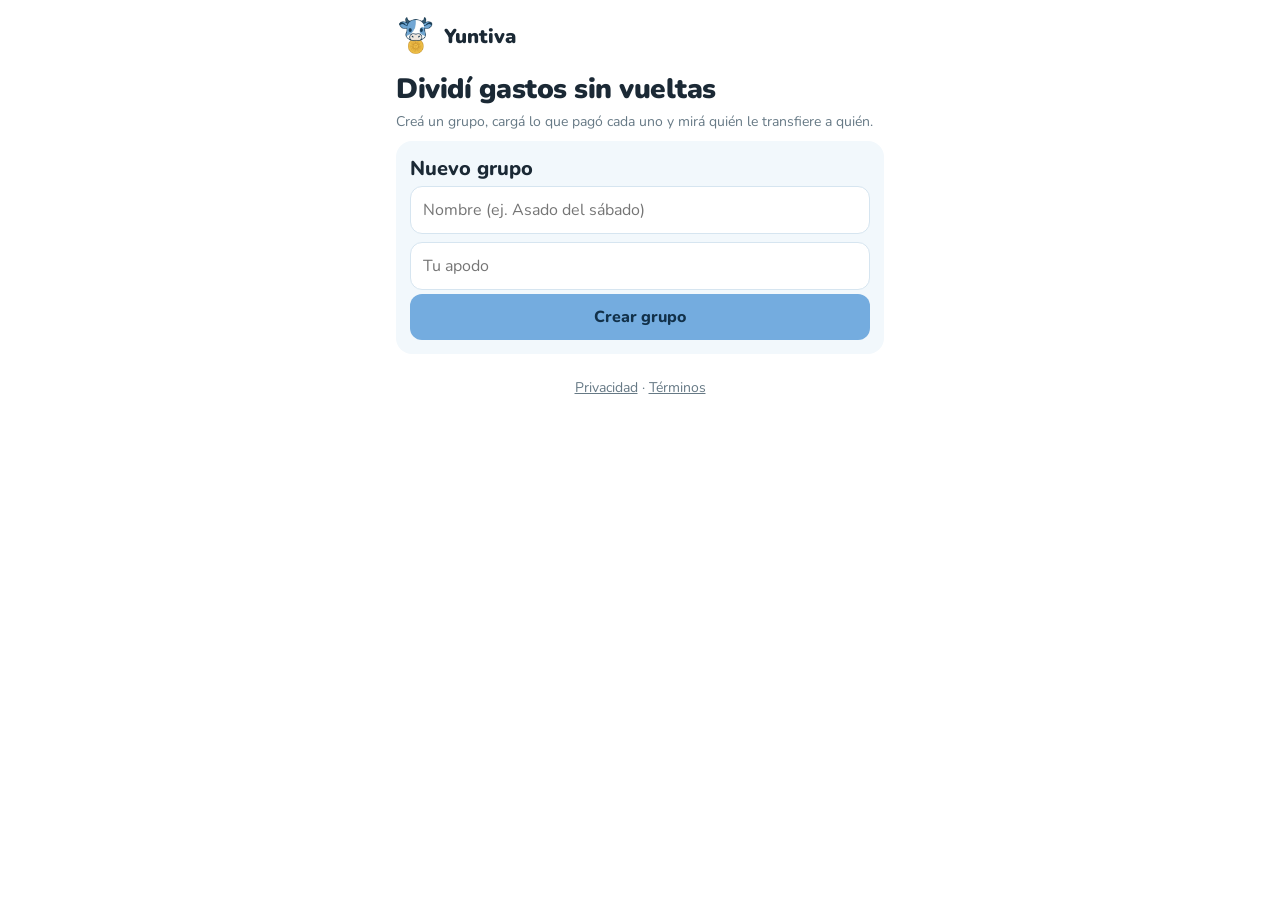
<file: index.html>
<!DOCTYPE html>
<html lang="es">
<head>
  <!-- Icono de la aplicación -->
<link rel="icon" type="image/png" sizes="32x32" href="img/imgfavicon.png">
<link rel="apple-touch-icon" sizes="180x180" href="img/imgapple-touch-icon.png">

<!-- Icono PWA -->
<link rel="icon" type="image/png" sizes="192x192" href="img/imgicon-192.png">
<link rel="icon" type="image/png" sizes="512x512" href="img/imgicon-512.png">
<link rel="manifest" href="manifest.json">
<meta charset="utf-8">
<meta name="viewport" content="width=device-width, initial-scale=1, viewport-fit=cover">
<title>Yuntiva</title>
<link rel="stylesheet" href="css/style.css">

 <!-- GOOGLE ADSENSE --> 
<script async src="https://pagead2.googlesyndication.com/pagead/js/adsbygoogle.js?client=ca-pub-6028312102974841"
     crossorigin="anonymous"></script>
  
</head>
<body>
<div id="app"></div>
<script src="js/app.js"></script>
</body>
</html>
</file>
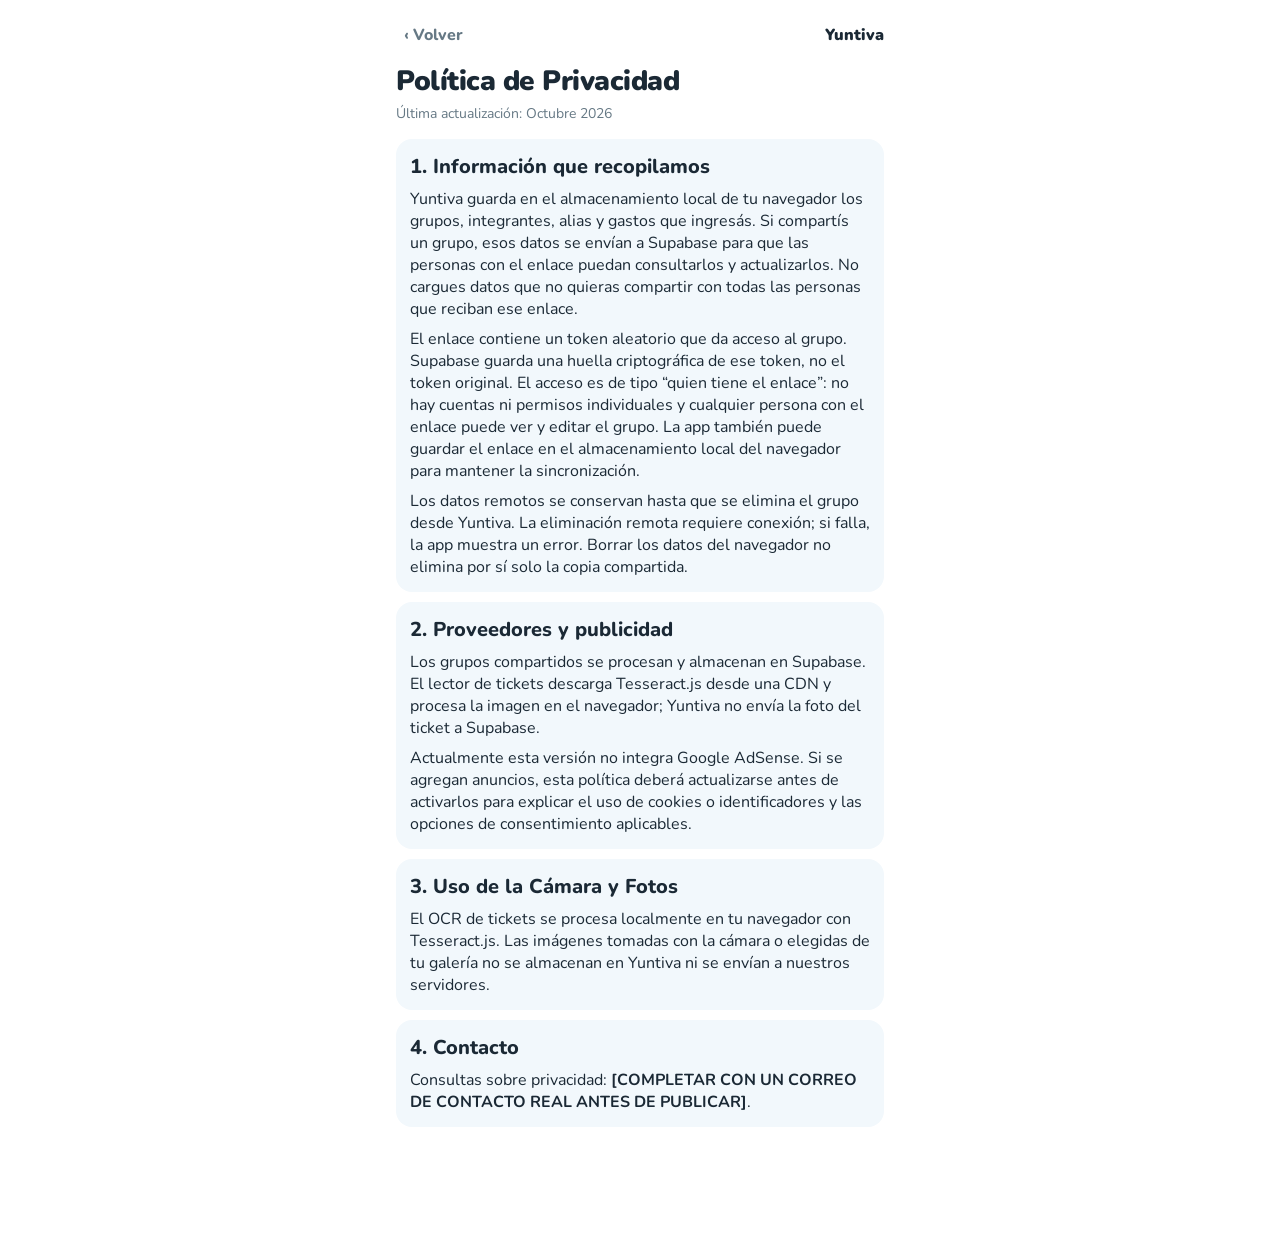
<file: privacidad.html>
<!DOCTYPE html>
<html lang="es">
<head>
    <meta charset="utf-8">
    <meta name="viewport" content="width=device-width, initial-scale=1, viewport-fit=cover">
    <title>Política de Privacidad - Yuntiva</title>
    <link rel="stylesheet" href="css/style.css">

     <!-- GOOGLE ADSENSE --> 
<script async src="https://pagead2.googlesyndication.com/pagead/js/adsbygoogle.js?client=ca-pub-6028312102974841"
     crossorigin="anonymous"></script>
    
</head>
<body>
<div id="app">
    <div class="row sp">
        <button class="ghost" type="button" onclick="location.href='index.html'">‹ Volver</button>
        <span class="logo" style="font-size:16px">Yuntiva</span>
    </div>
    
    <h1>Política de Privacidad</h1>
    <p class="mut" style="margin-bottom: 16px;">Última actualización: Octubre 2026</p>

    <div class="card">
        <h2>1. Información que recopilamos</h2>
        <p style="margin-top: 8px;">Yuntiva guarda en el almacenamiento local de tu navegador los grupos, integrantes, alias y gastos que ingresás. Si compartís un grupo, esos datos se envían a Supabase para que las personas con el enlace puedan consultarlos y actualizarlos. No cargues datos que no quieras compartir con todas las personas que reciban ese enlace.</p>
        <p style="margin-top: 8px;">El enlace contiene un token aleatorio que da acceso al grupo. Supabase guarda una huella criptográfica de ese token, no el token original. El acceso es de tipo “quien tiene el enlace”: no hay cuentas ni permisos individuales y cualquier persona con el enlace puede ver y editar el grupo. La app también puede guardar el enlace en el almacenamiento local del navegador para mantener la sincronización.</p>
        <p style="margin-top: 8px;">Los datos remotos se conservan hasta que se elimina el grupo desde Yuntiva. La eliminación remota requiere conexión; si falla, la app muestra un error. Borrar los datos del navegador no elimina por sí solo la copia compartida.</p>
    </div>

    <div class="card">
        <h2>2. Proveedores y publicidad</h2>
        <p style="margin-top: 8px;">Los grupos compartidos se procesan y almacenan en Supabase. El lector de tickets descarga Tesseract.js desde una CDN y procesa la imagen en el navegador; Yuntiva no envía la foto del ticket a Supabase.</p>
        <p style="margin-top: 8px;">Actualmente esta versión no integra Google AdSense. Si se agregan anuncios, esta política deberá actualizarse antes de activarlos para explicar el uso de cookies o identificadores y las opciones de consentimiento aplicables.</p>
    </div>

    <div class="card">
        <h2>3. Uso de la Cámara y Fotos</h2>
        <p style="margin-top: 8px;">El OCR de tickets se procesa localmente en tu navegador con Tesseract.js. Las imágenes tomadas con la cámara o elegidas de tu galería no se almacenan en Yuntiva ni se envían a nuestros servidores.</p>
    </div>

    <div class="card">
        <h2>4. Contacto</h2>
        <p style="margin-top: 8px;">Consultas sobre privacidad: <strong>[COMPLETAR CON UN CORREO DE CONTACTO REAL ANTES DE PUBLICAR]</strong>.</p>
    </div>
</div>
</body>
</html>
</file>
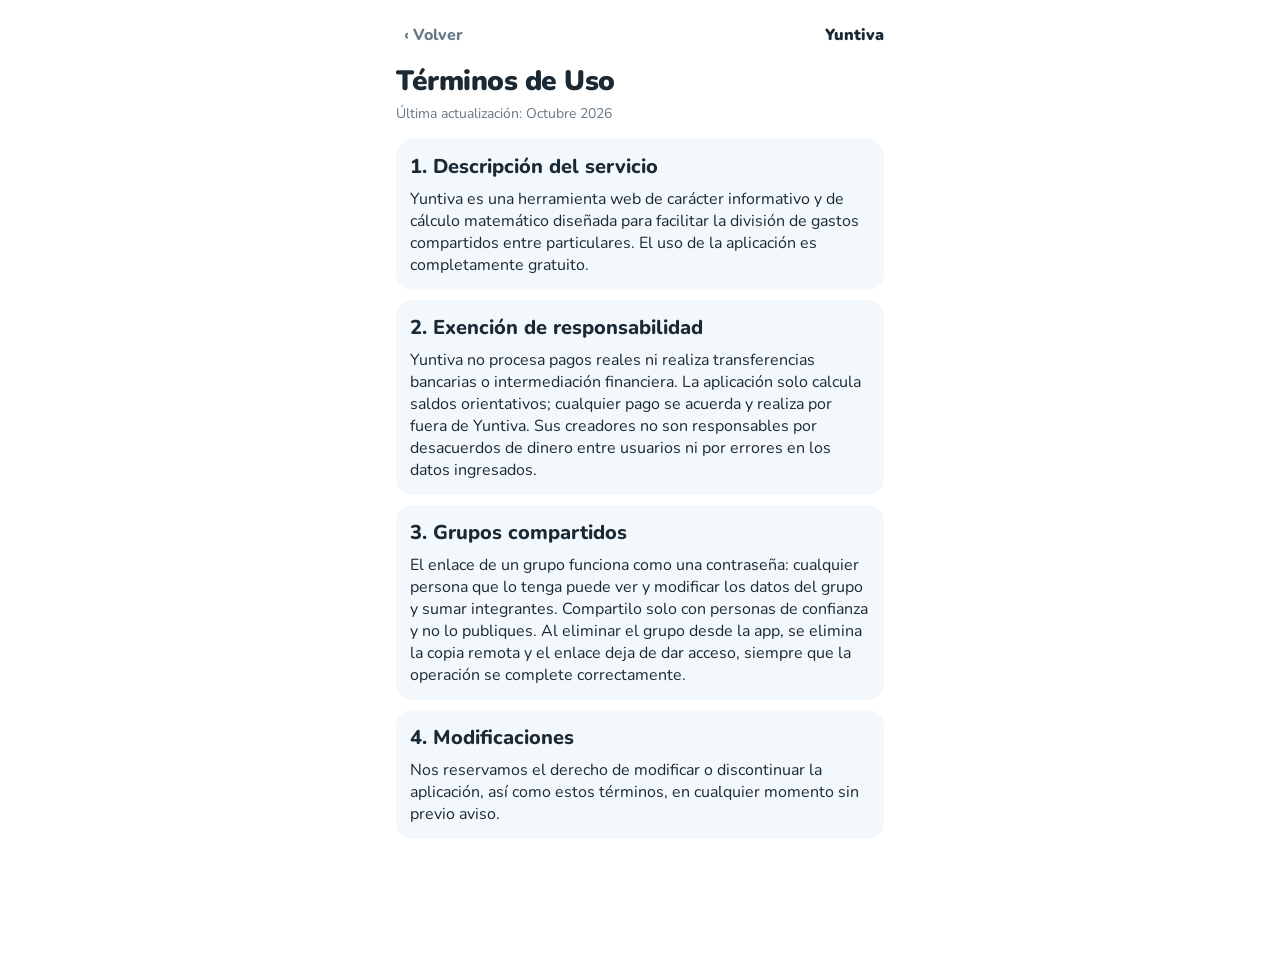
<file: terminos.html>
<!DOCTYPE html>
<html lang="es">
<head>
    <meta charset="utf-8">
    <meta name="viewport" content="width=device-width, initial-scale=1, viewport-fit=cover">
    <title>Términos y Condiciones - Yuntiva</title>
    <link rel="stylesheet" href="css/style.css">

     <!-- GOOGLE ADSENSE --> 
<script async src="https://pagead2.googlesyndication.com/pagead/js/adsbygoogle.js?client=ca-pub-6028312102974841"
     crossorigin="anonymous"></script>
    
</head>
<body>
<div id="app">
    <div class="row sp">
        <button class="ghost" type="button" onclick="location.href='index.html'">‹ Volver</button>
        <span class="logo" style="font-size:16px">Yuntiva</span>
    </div>
    
    <h1>Términos de Uso</h1>
    <p class="mut" style="margin-bottom: 16px;">Última actualización: Octubre 2026</p>

    <div class="card">
        <h2>1. Descripción del servicio</h2>
        <p style="margin-top: 8px;">Yuntiva es una herramienta web de carácter informativo y de cálculo matemático diseñada para facilitar la división de gastos compartidos entre particulares. El uso de la aplicación es completamente gratuito.</p>
    </div>

    <div class="card">
        <h2>2. Exención de responsabilidad</h2>
        <p style="margin-top: 8px;">Yuntiva no procesa pagos reales ni realiza transferencias bancarias o intermediación financiera. La aplicación solo calcula saldos orientativos; cualquier pago se acuerda y realiza por fuera de Yuntiva. Sus creadores no son responsables por desacuerdos de dinero entre usuarios ni por errores en los datos ingresados.</p>
    </div>

    <div class="card">
        <h2>3. Grupos compartidos</h2>
        <p style="margin-top: 8px;">El enlace de un grupo funciona como una contraseña: cualquier persona que lo tenga puede ver y modificar los datos del grupo y sumar integrantes. Compartilo solo con personas de confianza y no lo publiques. Al eliminar el grupo desde la app, se elimina la copia remota y el enlace deja de dar acceso, siempre que la operación se complete correctamente.</p>
    </div>

    <div class="card">
        <h2>4. Modificaciones</h2>
        <p style="margin-top: 8px;">Nos reservamos el derecho de modificar o discontinuar la aplicación, así como estos términos, en cualquier momento sin previo aviso.</p>
    </div>
</div>
</body>
</html>
</file>
<file: css/style.css>
@import url('https://fonts.googleapis.com/css2?family=Nunito:wght@400;500;600;700;800;900&display=swap');

/* =========================================
   YUNTIVA — ESTILOS GENERALES
   ========================================= */


/* -----------------------------------------
   1. COLORES Y TEMAS
   ----------------------------------------- */

:root {
    /* Tema claro */
    --bg: #FFFFFF;
    --card: #F2F8FC;
    --tx: #1B2935;
    --mut: #667985;

    /* Identidad visual: celeste argentino */
    --pri: #74ACDF;
    --prx: #12314A;

    /* Estados */
    --neg: #D93B3B;
    --pos: #168653;

    /* Bordes */
    --line: #D6E5F0;

    box-sizing: border-box;
    padding-top: env(safe-area-inset-top, 0px);
    padding-bottom: env(safe-area-inset-bottom, 0px);
}

/* Tema oscuro automático del dispositivo */
@media (prefers-color-scheme: dark) {
    :root:not([data-theme="light"]) {
        --bg: #101B24;
        --card: #1C2B37;
        --tx: #F1F7FB;
        --mut: #A4B5C1;

        --pri: #74ACDF;
        --prx: #102A40;

        --neg: #FF6B6B;
        --pos: #00D98B;

        --line: #304553;
    }
}

/* Tema oscuro seleccionado manualmente */
:root[data-theme="dark"] {
    --bg: #101B24;
    --card: #1C2B37;
    --tx: #F1F7FB;
    --mut: #A4B5C1;

    --pri: #74ACDF;
    --prx: #102A40;

    --neg: #FF6B6B;
    --pos: #00D98B;

    --line: #304553;
}


/* -----------------------------------------
   2. CONFIGURACIÓN GENERAL
   ----------------------------------------- */

* {
    box-sizing: border-box;
}

html,
body {
    margin: 0;
    background: var(--bg);
    color: var(--tx);
    font-family: "Nunito", "Trebuchet MS", system-ui, sans-serif;
    font-size: 16px;
}

#app {
    max-width: 520px;
    margin: 0 auto;
    padding: 16px 16px 110px;
}


/* -----------------------------------------
   3. TIPOGRAFÍA Y TEXTOS
   ----------------------------------------- */

h1 {
    font-size: 28px;
    margin: 8px 0 4px;
    letter-spacing: -0.5px;
    font-weight: 900;
}

h2 {
    font-size: 20px;
    margin: 0;
    font-weight: 800;
}

p {
    margin: 0;
}

.mut {
    color: var(--mut);
    font-size: 14px;
}


/* -----------------------------------------
   4. TARJETAS Y CONTENEDORES
   ----------------------------------------- */

.card {
    background: var(--card);
    border-radius: 16px;
    padding: 14px;
    margin: 10px 0;
}

.row {
    display: flex;
    align-items: center;
    gap: 10px;
}

.sp {
    justify-content: space-between;
}

.g1 {
    flex: 1;
    min-width: 0;
}


/* -----------------------------------------
   5. CAMPOS Y FORMULARIOS
   ----------------------------------------- */

input,
select {
    width: 100%;
    font: inherit;
    color: var(--tx);
    background: var(--bg);
    border: 1.5px solid var(--line);
    border-radius: 12px;
    padding: 12px;
    margin: 4px 0;
}

input:focus,
select:focus,
button:focus-visible {
    outline: 2px solid var(--pri);
    outline-offset: 1px;
}


/* -----------------------------------------
   6. BOTONES
   ----------------------------------------- */

button {
    font: inherit;
    cursor: pointer;
    border: 0;
    border-radius: 12px;
    padding: 12px 16px;
    font-weight: 800;
    color: var(--tx);
    background: var(--card);
}

/* Botón principal */
.pri {
    background: var(--pri);
    color: var(--prx);
}

/* Botón de ancho completo */
.full {
    width: 100%;
}

/* Botón secundario o discreto */
.ghost {
    background: none;
    color: var(--mut);
    padding: 8px;
}

/* Botón flotante para agregar gastos */
.fab {
    position: fixed;
    left: 50%;
    transform: translateX(-50%);
    bottom: calc(18px + env(safe-area-inset-bottom, 0px));
    box-shadow: 0 6px 20px rgba(116, 172, 223, 0.40);
    padding: 15px 26px;
    border-radius: 99px;
}


/* -----------------------------------------
   7. PESTAÑAS DE NAVEGACIÓN
   ----------------------------------------- */

.tabs {
    display: flex;
    gap: 6px;
    margin: 12px 0;
    background: var(--card);
    padding: 4px;
    border-radius: 14px;
}

.tabs button {
    flex: 1;
    background: none;
    padding: 10px 4px;
}

.tabs .on {
    background: var(--pri);
    color: var(--prx);
}


/* -----------------------------------------
   8. ETIQUETAS Y FILTROS
   ----------------------------------------- */

.chips {
    display: flex;
    flex-wrap: wrap;
    gap: 6px;
    margin: 6px 0;
}

.chip {
    padding: 8px 12px;
    border-radius: 99px;
    border: 1.5px solid var(--line);
    background: none;
    font-weight: 700;
}

.chip.on {
    background: var(--pri);
    border-color: var(--pri);
    color: var(--prx);
}


/* -----------------------------------------
   9. IMPORTES Y ESTADOS
   ----------------------------------------- */

.amt {
    font-weight: 900;
    white-space: nowrap;
}

.pos {
    color: var(--pos);
}

.neg,
.x {
    color: var(--neg);
}


/* -----------------------------------------
   10. VENTANAS EMERGENTES
   ----------------------------------------- */

.sheet {
    position: fixed;
    inset: 0;
    background: rgba(0, 0, 0, 0.5);
    z-index: 5;
    display: flex;
    align-items: flex-end;
    justify-content: center;
}

.sheet > div {
    background: var(--bg);
    width: 100%;
    max-width: 520px;
    max-height: 92%;
    overflow: auto;
    border-radius: 22px 22px 0 0;
    padding: 18px 16px calc(18px + env(safe-area-inset-bottom, 0px));
}


/* -----------------------------------------
   11. MENSAJES TEMPORALES
   ----------------------------------------- */

.toast {
    position: fixed;
    top: calc(14px + env(safe-area-inset-top, 0px));
    left: 50%;
    transform: translateX(-50%);
    background: var(--tx);
    color: var(--bg);
    padding: 10px 16px;
    border-radius: 99px;
    z-index: 9;
    font-weight: 800;
}


/* -----------------------------------------
   12. LOGO
   ----------------------------------------- */

.logo {
    display: inline-flex;
    align-items: center;
    gap: 8px;
    font-weight: 900;
    font-size: 20px;
}

.logo svg {
    width: 34px;
    height: 34px;
}


/* -----------------------------------------
   13. ELEMENTOS DE LISTAS
   ----------------------------------------- */

.item {
    border-top: 1px dashed var(--line);
    padding-top: 8px;
    margin-top: 8px;
}


/* -----------------------------------------
   14. BOTONES CON IMÁGENES Y ARCHIVOS
   ----------------------------------------- */

.btnl {
    display: block;
    text-align: center;
    background: var(--card);
    border-radius: 12px;
    padding: 12px;
    font-weight: 800;
    cursor: pointer;
    margin-bottom: 6px;
    position: relative;
}

.btnl:focus-within {
    outline: 2px solid var(--pri);
    outline-offset: 1px;
}

/* Campo de archivo visualmente oculto */
.sr {
    position: absolute;
    opacity: 0;
    width: 1px;
    height: 1px;
    overflow: hidden;
}

/* CARTEL PERSONALIZADO PARA ELIMINAR GRUPOS */

.confirm-overlay {
  position: fixed;
  inset: 0;
  z-index: 100000;
  background: rgba(10, 25, 40, 0.65);
  display: flex;
  align-items: center;
  justify-content: center;
  padding: 20px;
  backdrop-filter: blur(3px);
}

.confirm-box {
  width: 100%;
  max-width: 360px;
  box-sizing: border-box;
  background: #ffffff;
  color: #12314A;
  border-radius: 20px;
  padding: 26px 22px 20px;
  text-align: center;
  box-shadow: 0 16px 50px rgba(0, 0, 0, 0.25);
  animation: confirmAppear 0.18s ease-out;
}

.confirm-icon {
  width: 56px;
  height: 56px;
  margin: 0 auto 14px;
  display: flex;
  align-items: center;
  justify-content: center;
  border-radius: 50%;
  background: #fff0ed;
  font-size: 25px;
}

.confirm-box h2 {
  margin: 0 0 12px;
  color: #12314A;
  font-size: 22px;
}

.confirm-question {
  margin: 0 0 7px;
  color: #526575;
  font-size: 15px;
}

.confirm-name {
  margin: 0 0 14px;
  color: #12314A;
  font-size: 18px;
  font-weight: 800;
  overflow-wrap: anywhere;
}

.confirm-warning {
  margin: 0 0 22px;
  color: #788795;
  font-size: 13px;
  line-height: 1.5;
}

.confirm-actions {
  display: flex;
  gap: 10px;
}

.confirm-actions button {
  flex: 1;
  min-width: 0;
  padding: 12px 8px;
  border: 0;
  border-radius: 11px;
  font-size: 14px;
  font-weight: 700;
  cursor: pointer;
}

.confirm-cancel {
  background: #edf3f7;
  color: #12314A;
}

.confirm-delete {
  background: #c94242;
  color: white;
}

.confirm-actions button:active {
  transform: scale(0.97);
}

@keyframes confirmAppear {
  from {
    opacity: 0;
    transform: translateY(8px) scale(0.97);
  }
  to {
    opacity: 1;
    transform: translateY(0) scale(1);
  }
}
</file>
